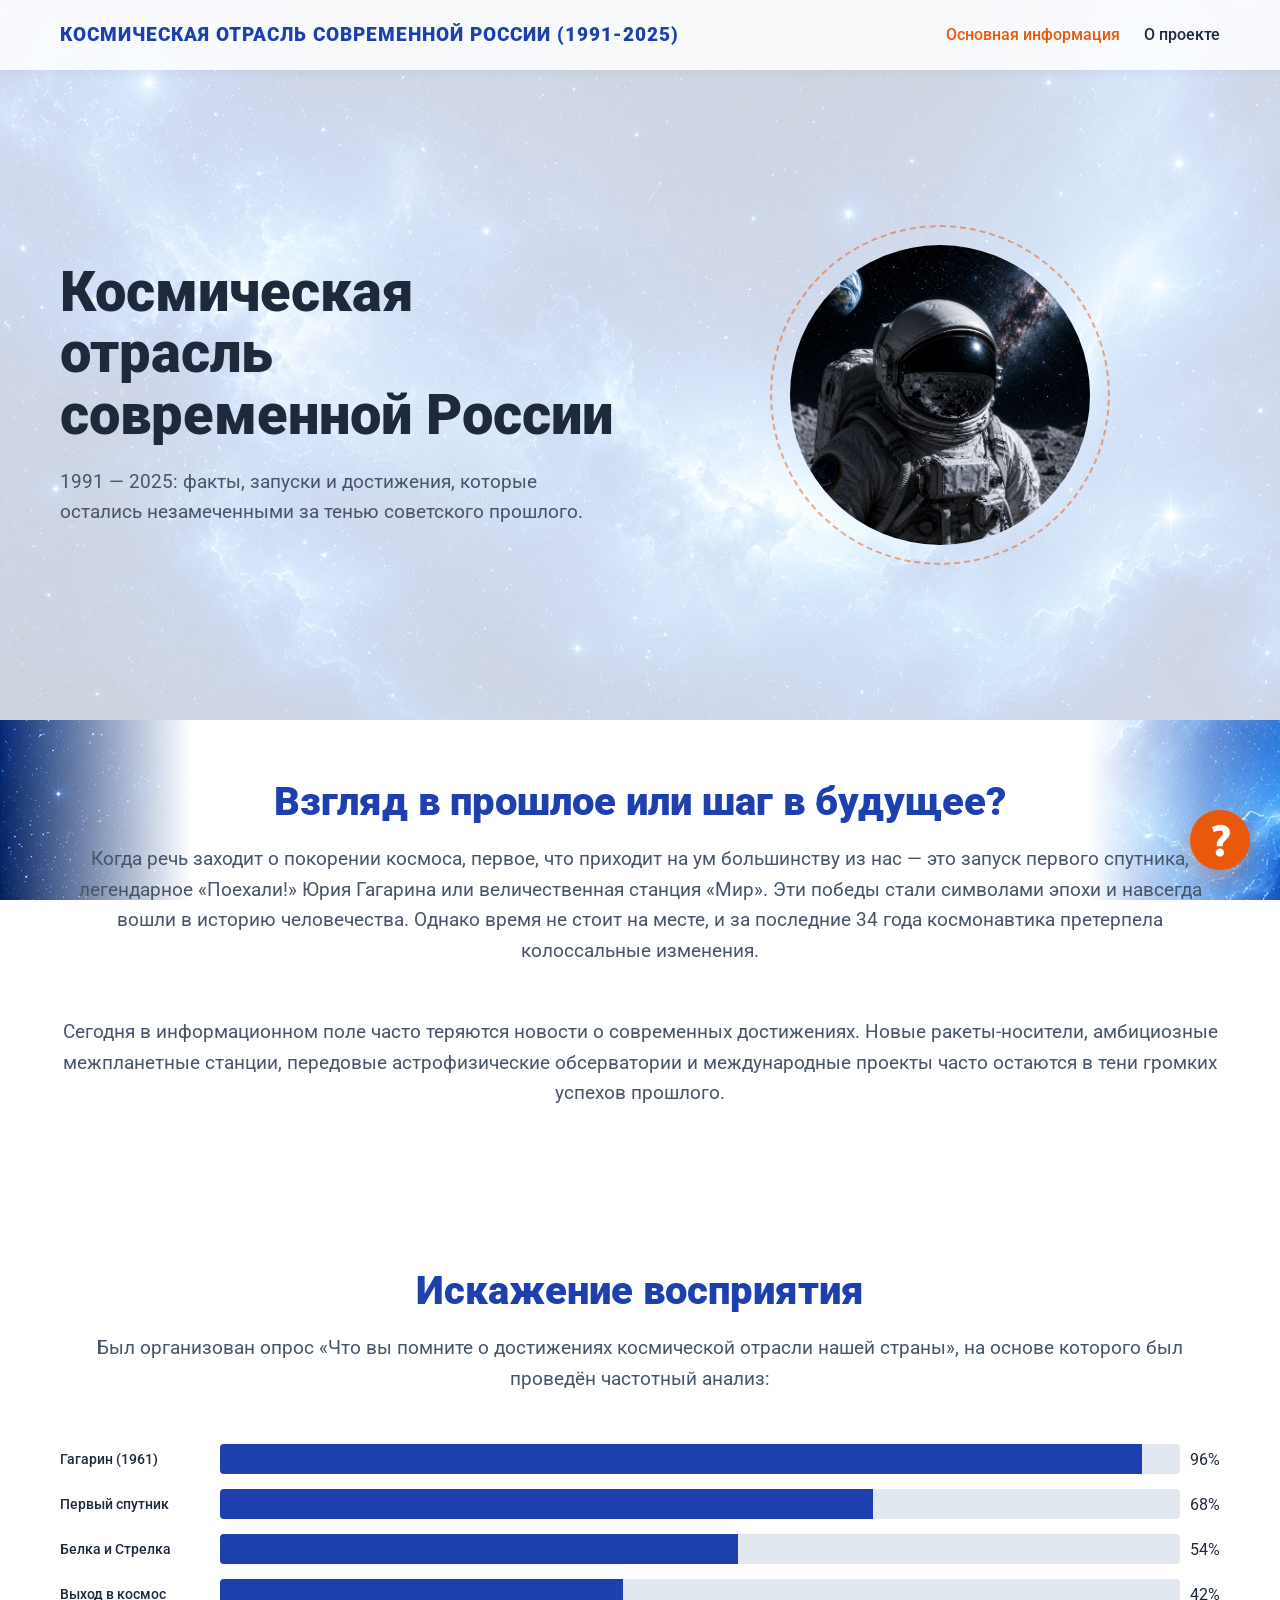
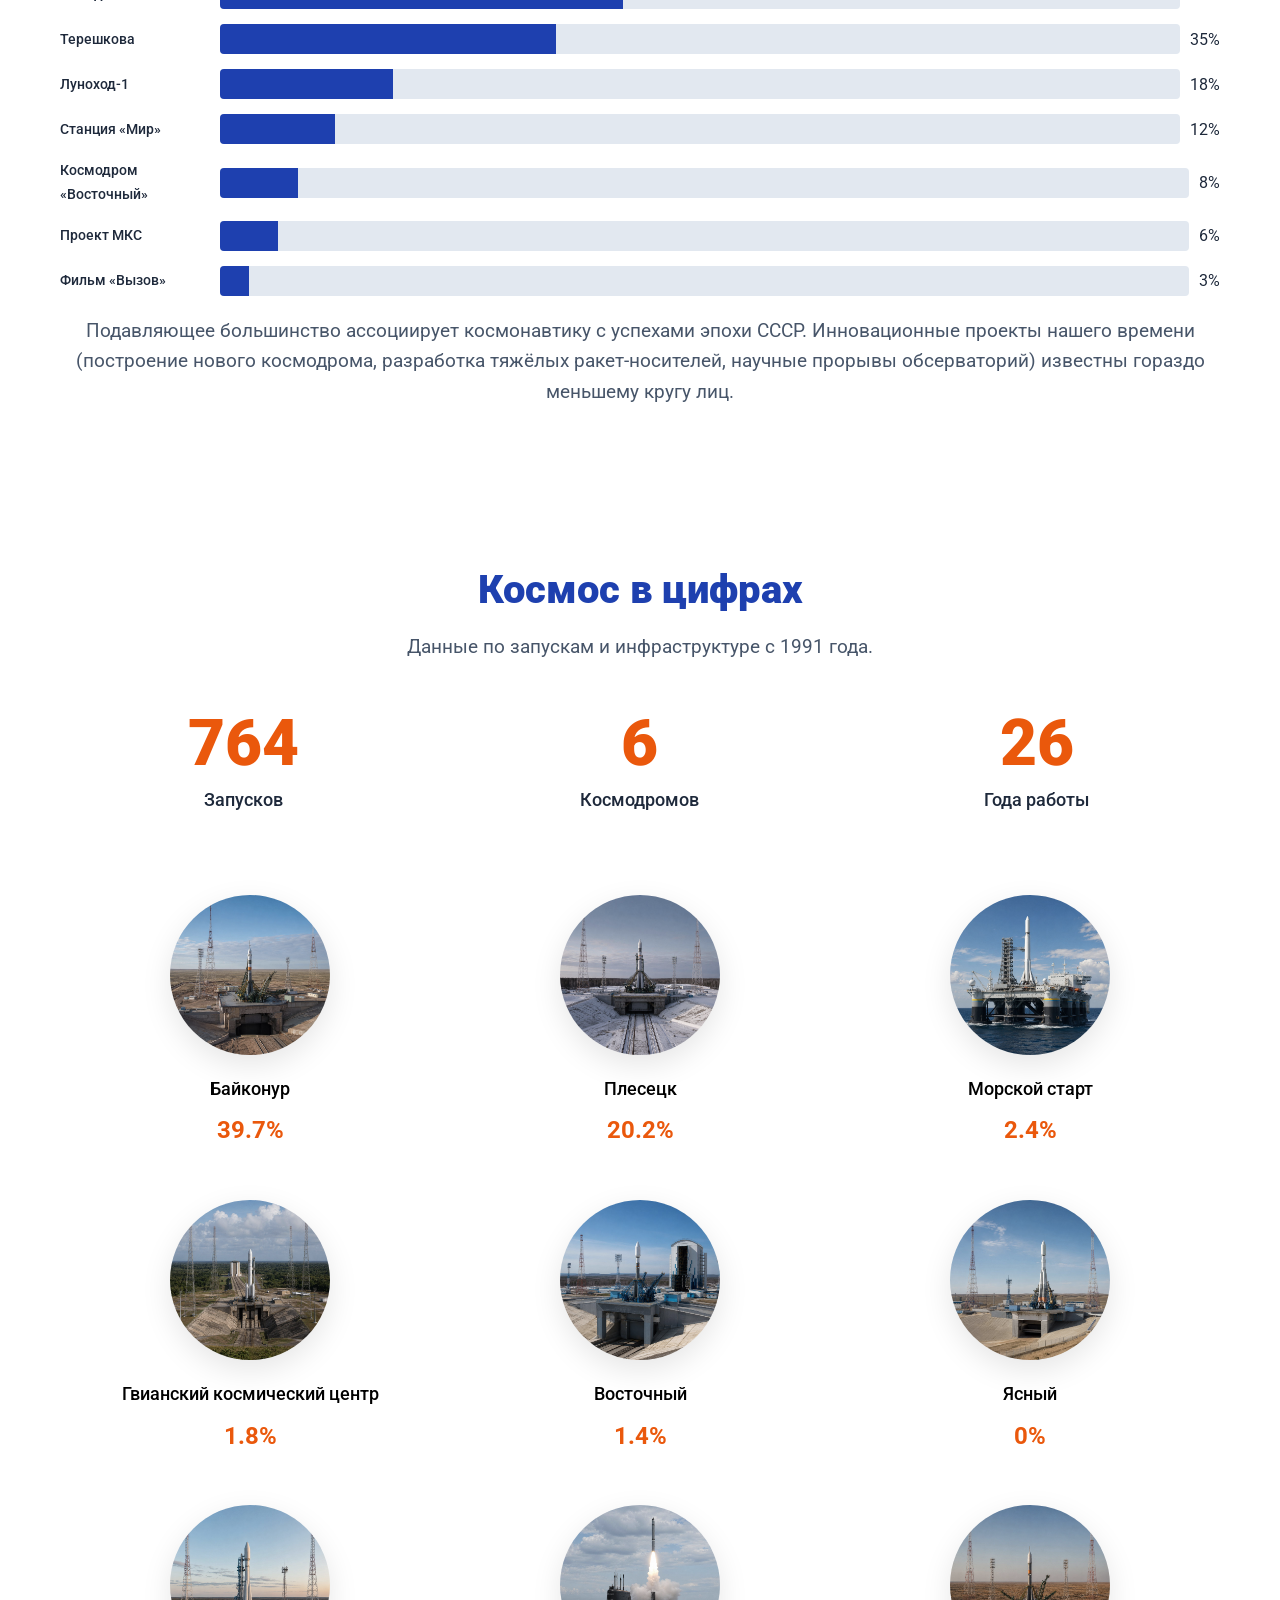
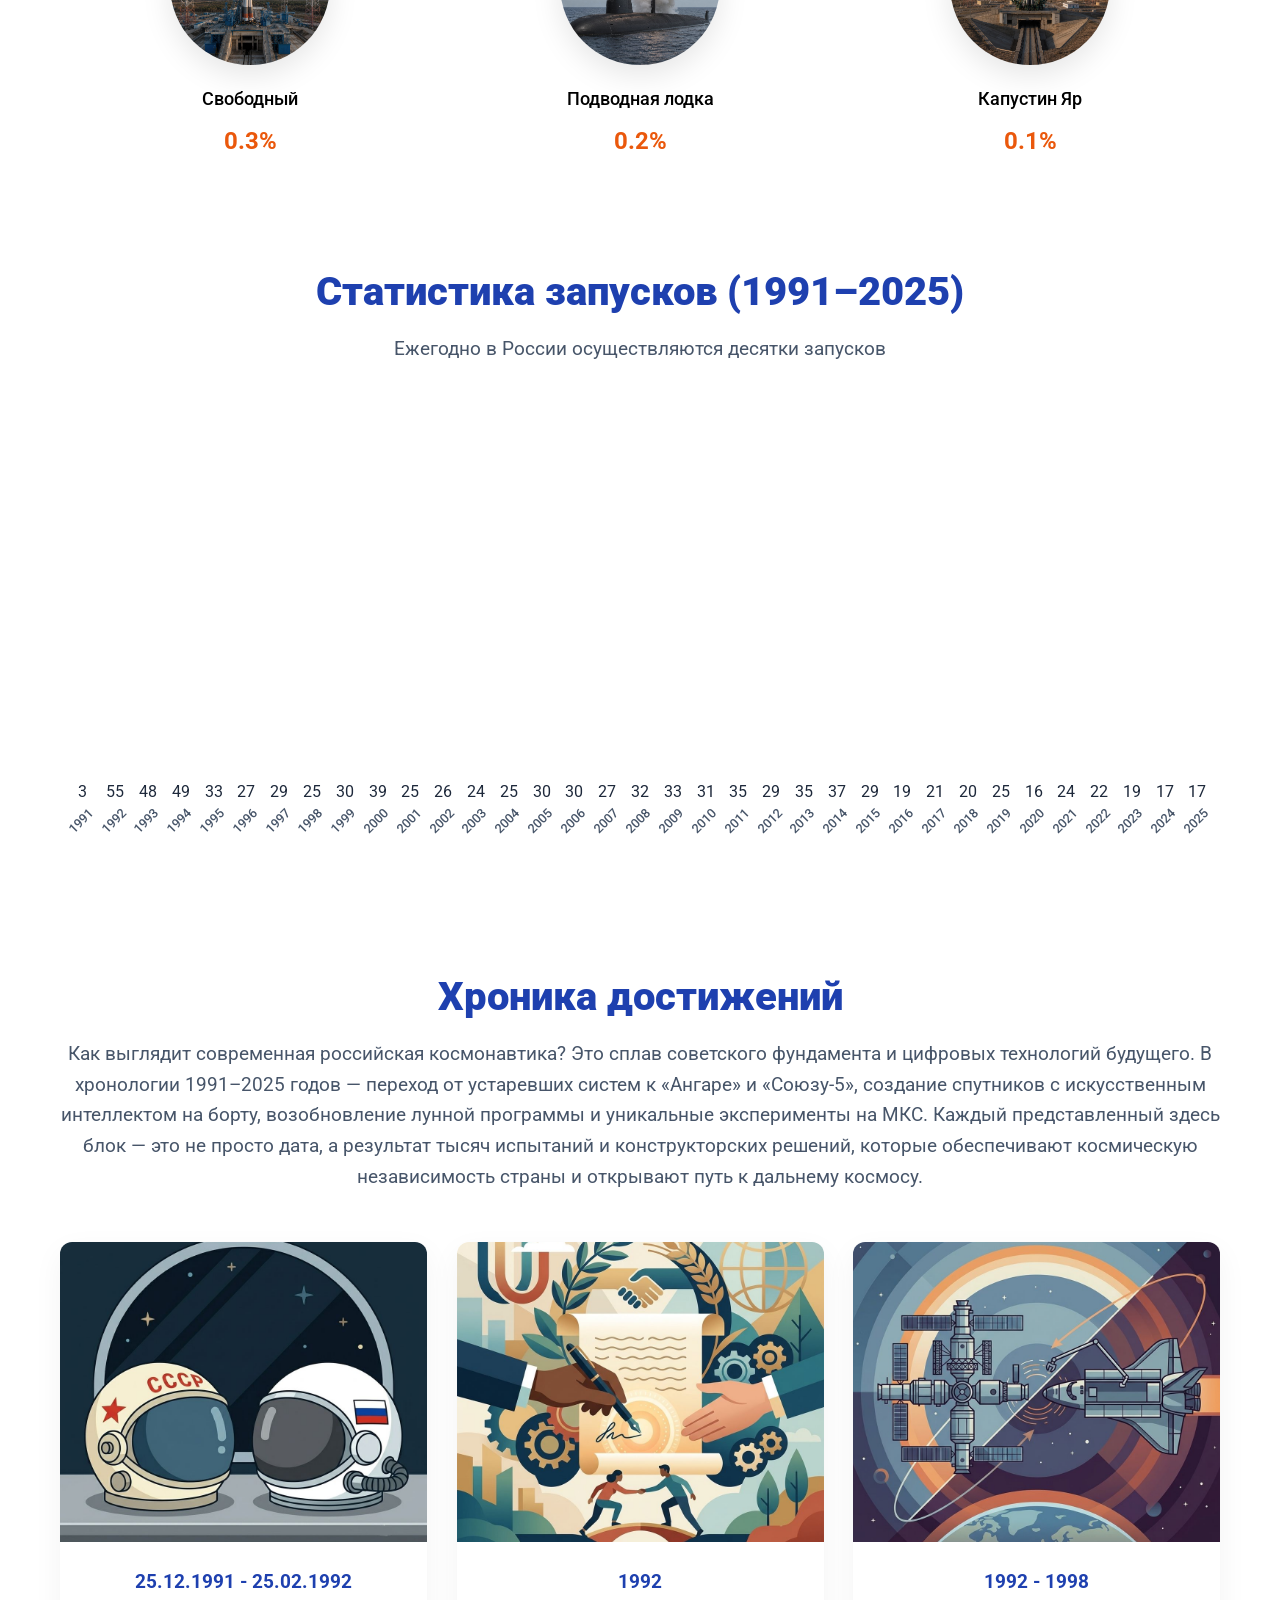
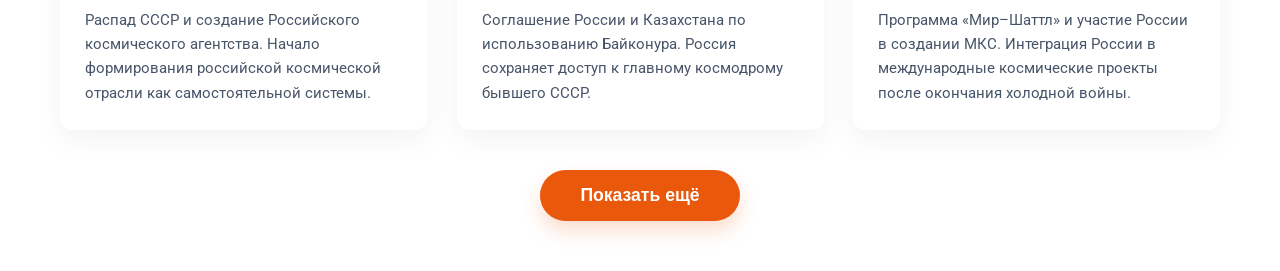
<file: index.html>
<!DOCTYPE html>
<html lang="ru">
<head>
    <meta charset="UTF-8">
    <meta name="viewport" content="width=device-width, initial-scale=1.0">
    <title>Россия в космосе (1991-2025)</title>
    <link href="https://fonts.googleapis.com/css2?family=Roboto:wght@400;500;700;900&display=swap" rel="stylesheet">
    <link rel="stylesheet" href="style.css">
	<link rel="icon" type="image/png" href="images/Fav.png">
</head>

<div id="modal" class="modal">
    <div class="modal-content">
        <span class="close-modal">&times;</span>
        <div id="modal-img" class="modal-img"></div>
        <h2 id="modal-title" style="text-align: center; margin-bottom: 15px;"></h2>
        <p id="modal-text" style="line-height: 1.6; color: #475569;"></p>
    </div>
</div>
<body>

    <header class="header">
        <div class="container header-inner">
            <a href="index.html" class="logo">Космическая отрасль современной России (1991-2025)</a>
            <nav class="nav">
                <a href="index.html" class="active">Основная информация</a>
                <a href="about.html">О проекте</a>
            </nav>
        </div>
    </header>

    <section class="hero">
        <div class="container hero-content">
            <div class="hero-text t-animate" data-animate="fade-in-up">
                <h1>Космическая отрасль современной России</h1>
                <p>1991 — 2025: факты, запуски и достижения, которые остались незамеченными за тенью советского прошлого.</p>
            </div>
            <div class="hero-visual t-animate" data-animate="zoom-in">
    <div class="floating-object">
    <div class="slideshow-mask" id="slideshow">
        <div class="slide active" style="background-image: url('images/1.jpg')"></div>
        <div class="slide" style="background-image: url('images/2.jpg')"></div>
        <div class="slide" style="background-image: url('images/3.jpg')"></div>
    </div>
</div>
</div>
        </div>
    </section>

	<section class="section">
    <div class="container">
        <h2 class="section-title">Взгляд в прошлое или шаг в будущее?</h2>
        <p class="section-subtitle t-animate" data-animate="fade-in-up">
            Когда речь заходит о покорении космоса, первое, что приходит на ум большинству из нас — это запуск первого спутника, легендарное «Поехали!» Юрия Гагарина или величественная станция «Мир». Эти победы стали символами эпохи и навсегда вошли в историю человечества. Однако время не стоит на месте, и за последние 34 года космонавтика претерпела колоссальные изменения.
            </p>
        <p p class="section-subtitle t-animate" data-animate="fade-in-up">
Сегодня в информационном поле часто теряются новости о современных достижениях. Новые ракеты-носители, амбициозные межпланетные станции, передовые астрофизические обсерватории и международные проекты часто остаются в тени громких успехов прошлого.
        </p>
    </div>
</section>
	
	<section class="section" id="stats-section">
    <div class="container">
        <h2 class="section-title">Искажение восприятия</h2>
        <p class="section-subtitle">Был организован опрос «Что вы помните о достижениях космической отрасли нашей страны», на основе которого был проведён частотный анализ:</p>
        
        <div class="chart-container" id="chart">
            </div>
            <p class="section-subtitle" style="margin-top:20px">Подавляющее большинство ассоциирует космонавтику с успехами эпохи СССР. Инновационные проекты нашего времени (построение нового космодрома, разработка тяжёлых ракет-носителей, научные прорывы обсерваторий) известны гораздо меньшему кругу лиц.</p>
    </div>
</section>


<section class="section">
        <div class="container">
            <h2 class="section-title t-animate" data-animate="fade-in-up">Космос в цифрах</h2>
            <p class="section-subtitle t-animate" data-animate="fade-in-up">Данные по запускам и инфраструктуре с 1991 года.</p>
            
            <div class="stats-grid">
                <div class="stat-item t-animate" data-animate="fade-in-up">
                    <div class="stat-number" data-target="988">0</div>
                    <div class="stat-label">Запусков</div>
                </div>
                <div class="stat-item t-animate" data-animate="fade-in-up" style="transition-delay: 0.1s;">
                    <div class="stat-number" data-target="9">0</div>
                    <div class="stat-label">Космодромов</div>
                </div>
                <div class="stat-item t-animate" data-animate="fade-in-up" style="transition-delay: 0.2s;">
                    <div class="stat-number" data-target="34">0</div>
                    <div class="stat-label">Года работы</div>
                </div>
            </div>     
            
            
         
            <div class="spaceports-grid">
            
                <div class="spaceport-item t-animate" data-animate="fade-in-up" style="transition-delay: 0.1s;">
                    <div class="spaceport-circle">
                        <img src="images/б.jpg" alt="Байконур" class="spaceport-img">
                    </div>
                    <h3 class="spaceport-name">Байконур</h3>
                    <div class="spaceport-percentage" data-target="59.3">0%</div>
                </div>
                            
                <div class="spaceport-item t-animate" data-animate="fade-in-up" style="transition-delay: 0.2s;">
                    <div class="spaceport-circle">
                        <img src="images/п.jpg" alt="Плесецк" class="spaceport-img">
                    </div>
                    <h3 class="spaceport-name">Плесецк</h3>
                    <div class="spaceport-percentage" data-target="30.2">0%</div>
                </div>


		<div class="spaceport-item t-animate" data-animate="fade-in-up" style="transition-delay: 0.3s;">
                    <div class="spaceport-circle">
                        <img src="images/пп.jpg" alt="Морской старт" class="spaceport-img">
                    </div>
                    <h3 class="spaceport-name">Морской старт</h3>
                    <div class="spaceport-percentage" data-target="3.6
                    ">0%</div>
                </div>


                <div class="spaceport-item t-animate" data-animate="fade-in-up" style="transition-delay: 0.1s;">
                    <div class="spaceport-circle">
                        <img src="images/гкц.jpg" alt="Куру" class="spaceport-img">
                    </div>
                    <h3 class="spaceport-name">Гвианский космический центр</h3>
                    <div class="spaceport-percentage" data-target="2.7">0%</div>
                </div>		

                <div class="spaceport-item t-animate" data-animate="fade-in-up" style="transition-delay: 0.2s;">
                    <div class="spaceport-circle">
                        <img src="images/в.jpg" alt="Восточный" class="spaceport-img">
                    </div>
                    <h3 class="spaceport-name">Восточный</h3>
                    <div class="spaceport-percentage" data-target="2.1">0%</div>
                </div>

                <div class="spaceport-item t-animate" data-animate="fade-in-up" style="transition-delay: 0.3s;">
                    <div class="spaceport-circle">
                        <img src="images/я.jpg" alt="Ясный" class="spaceport-img">
                    </div>
                    <h3 class="spaceport-name">Ясный</h3>
                    <div class="spaceport-percentage" data-target="1">0%</div>
                </div>

                <div class="spaceport-item t-animate" data-animate="fade-in-up" style="transition-delay: 0.1s;">
                    <div class="spaceport-circle">
                        <img src="images/с.jpg" alt="Свободный" class="spaceport-img">
                    </div>
                    <h3 class="spaceport-name">Свободный</h3>
                    <div class="spaceport-percentage" data-target="0.5">0%</div>
                </div>
             
                <div class="spaceport-item t-animate" data-animate="fade-in-up" style="transition-delay: 0.2s;">
                    <div class="spaceport-circle">
                        <img src="images/пл.jpg" alt="Подводная лодка" class="spaceport-img">
                    </div>
                    <h3 class="spaceport-name">Подводная лодка</h3>
                    <div class="spaceport-percentage" data-target="0.3">0%</div>
                </div>

                <div class="spaceport-item t-animate" data-animate="fade-in-up" style="transition-delay: 0.3s;">
                    <div class="spaceport-circle">
                        <img src="images/к.jpg" alt="Капустин Яр" class="spaceport-img">
                    </div>
                    <h3 class="spaceport-name">Капустин Яр</h3>
                    <div class="spaceport-percentage" data-target="0.2">0%</div>
                </div>
            </div>
             
            
                   
    </section>
    
    <section class="section">
    <div class="container">
        <h2 class="section-title t-animate" data-animate="fade-in-up">Статистика запусков (1991–2025)</h2>
		<p class="section-subtitle">Ежегодно в России осуществляются десятки запусков</p>
        <div id="launches-chart" class="histogram-vertical"></div>
    </div>
</section>
	
    <section class="section">
        <div class="container">
            <h2 class="section-title t-animate" data-animate="fade-in-up">Хроника достижений</h2>
            <p class="section-subtitle t-animate" data-animate="fade-in-up">Как выглядит современная российская космонавтика? Это сплав советского фундамента и цифровых технологий будущего. В хронологии 1991–2025 годов — переход от устаревших систем к «Ангаре» и «Союзу-5», создание спутников с искусственным интеллектом на борту, возобновление лунной программы и уникальные эксперименты на МКС. Каждый представленный здесь блок — это не просто дата, а результат тысяч испытаний и конструкторских решений, которые обеспечивают космическую независимость страны и открывают путь к дальнему космосу.
</p>
            
            <div class="cards-grid" id="events-grid"></div>

            <div class="btn-center t-animate" data-animate="fade-in-up">
                <button id="load-more-btn" class="btn btn-primary">Показать ещё</button>
            </div>
        </div>
    </section>

    <div class="fact-widget-container">
        <div class="fact-popup" id="fact-popup">
            <div class="fact-popup-header">
                <span>А вы знали?</span>
                <button class="close-fact" id="close-fact">×</button>
            </div>
            <div class="fact-popup-body" id="fact-text">Загрузка...</div>
        </div>
        <button class="fact-trigger-btn" id="fact-trigger-btn">
            <img src="images/question.png" alt="Интересный факт" style="width: 35px; height: 35px;">
        </button>
    </div>

    <script src="script.js"></script>
</body>
</html>
</file>
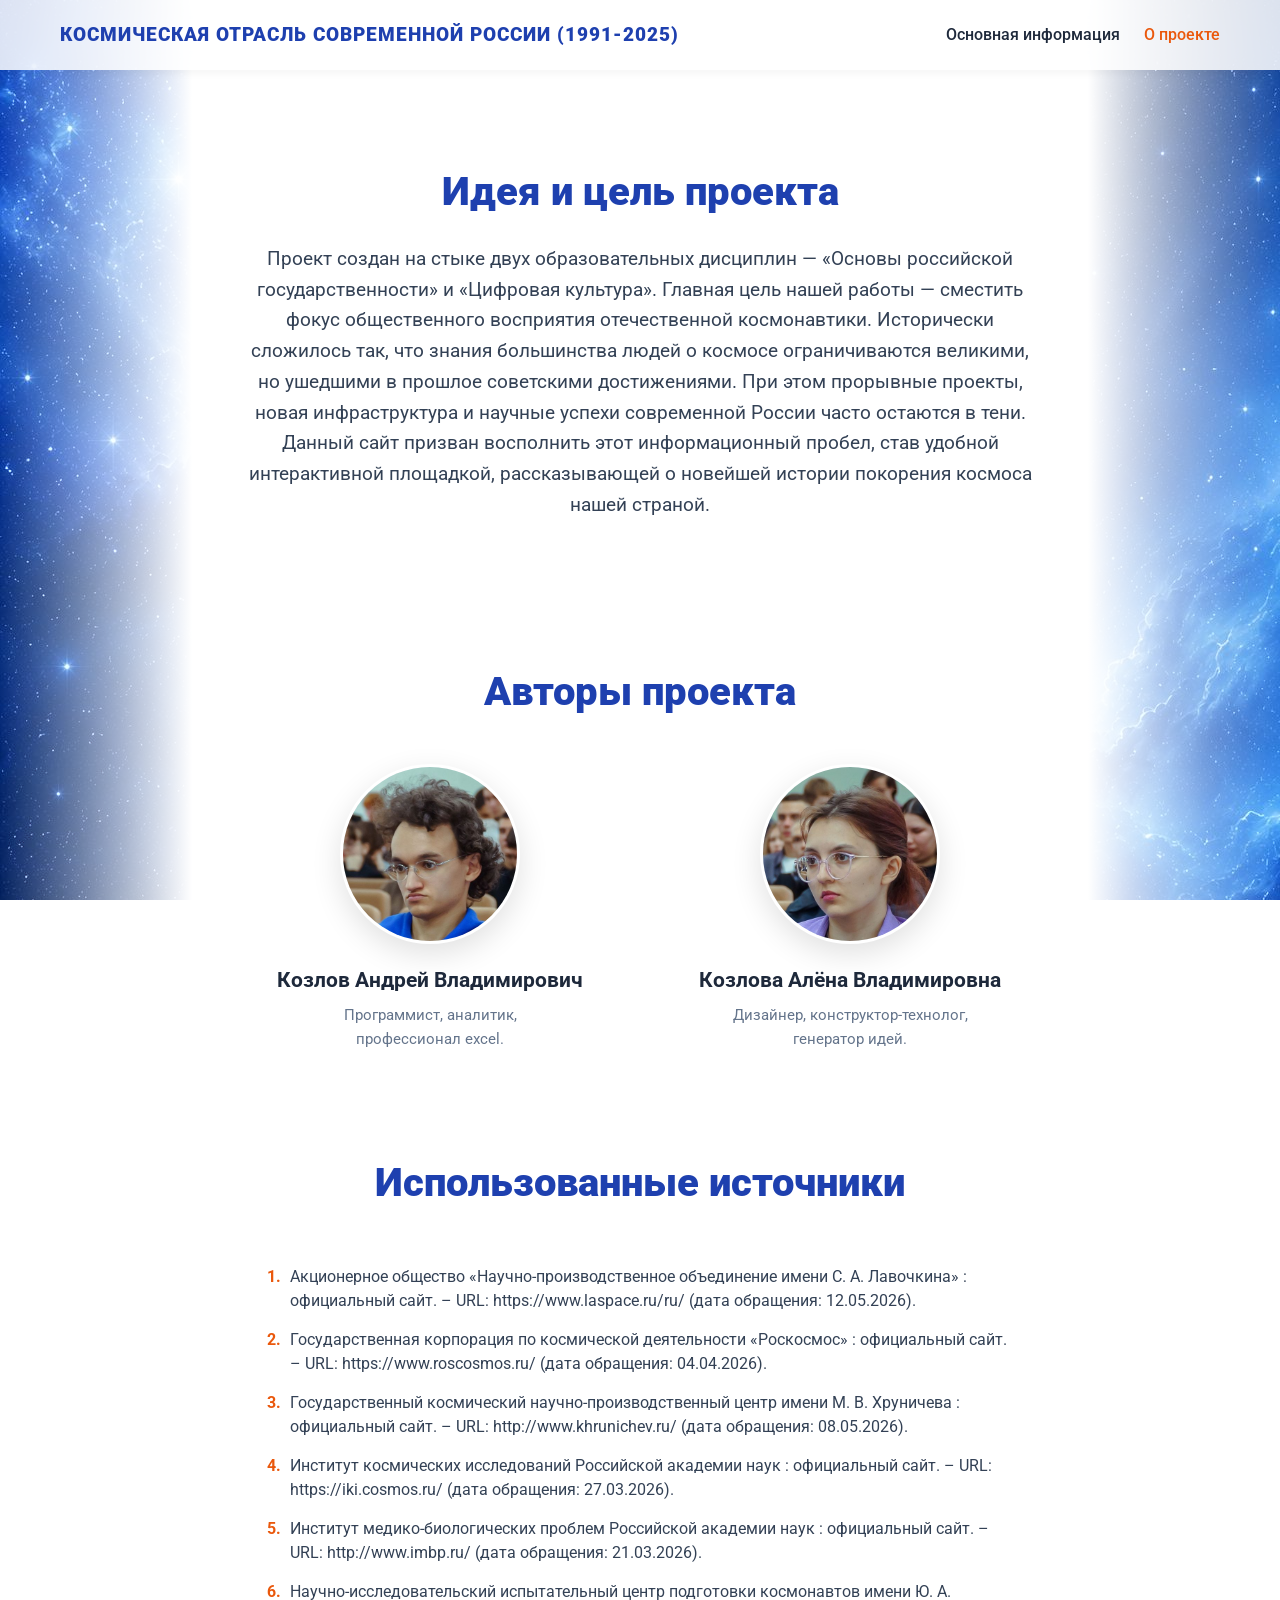
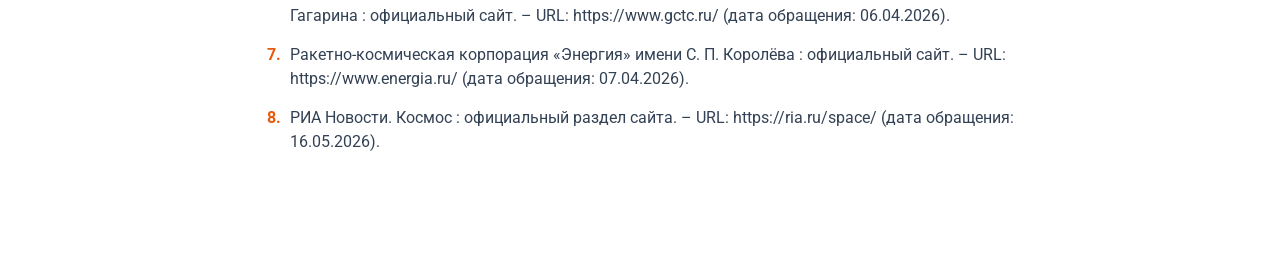
<file: about.html>
<!DOCTYPE html>
<html lang="ru">
<head>
    <meta charset="UTF-8">
    <meta name="viewport" content="width=device-width, initial-scale=1.0">
    <title>О проекте - Россия в космосе</title>
    <link href="https://fonts.googleapis.com/css2?family=Roboto:wght@400;500;700;900&display=swap" rel="stylesheet">
    <link rel="stylesheet" href="style.css">
    <link rel="icon" type="image/png" href="images/Fav.png">
</head>
<body>

    <header class="header">
        <div class="container header-inner">
            <a href="index.html" class="logo">Космическая отрасль современной России (1991-2025)</a>
            <nav class="nav">
                <a href="index.html">Основная информация</a>
                <a href="about.html" class="active">О проекте</a>
            </nav>
        </div>
    </header>

    <section class="section" style="padding-top: 120px;">
        <div class="container">
            <div style="padding: 40px; border-radius: 20px; text-align: center;">
                <h1 class="section-title t-animate" data-animate="fade-in-up" style="margin-bottom: 20px;">Идея и цель проекта</h1>
                <p class="section-subtitle t-animate" data-animate="fade-in-up" style="max-width: 800px; margin: 0 auto; color: #334155;">
                    Проект создан на стыке двух образовательных дисциплин — «Основы российской государственности» и «Цифровая культура». 
                    Главная цель нашей работы — сместить фокус общественного восприятия отечественной космонавтики. Исторически сложилось так, 
                    что знания большинства людей о космосе ограничиваются великими, но ушедшими в прошлое советскими достижениями. При этом 
                    прорывные проекты, новая инфраструктура и научные успехи современной России часто остаются в тени. Данный сайт призван 
                    восполнить этот информационный пробел, став удобной интерактивной площадкой, рассказывающей о новейшей истории покорения космоса нашей страной.
                </p>
            </div>
        </div>
    </section>

    <section class="section">
        <div class="container">
            <h2 class="section-title t-animate" data-animate="fade-in-up">Авторы проекта</h2>
            
            <div class="authors-grid">
                <div class="author-item t-animate" data-animate="fade-in-up" style="transition-delay: 0.1s;">
                    <div class="author-avatar">
                        <img src="images/Андрей.jpg" alt="Козлов Андрей Владимирович">
                    </div>
                    <h3 class="author-name">Козлов Андрей Владимирович</h3>
                    <p class="author-role">Программист, аналитик, профессионал excel.</p>
                </div>
                
                <div class="author-item t-animate" data-animate="fade-in-up" style="transition-delay: 0.2s;">
                    <div class="author-avatar">
                        <img src="images/Алёна.jpg" alt="Козлова Алёна Владимировна">
                    </div>
                    <h3 class="author-name">Козлова Алёна Владимировна</h3>
                    <p class="author-role">Дизайнер, конструктор-технолог, генератор идей.</p>
                </div>
            </div>
        </div>
    </section>

    <section class="section">
        <div class="container">
            <h2 class="section-title t-animate" data-animate="fade-in-up">Использованные источники</h2>            
            <div class="sources-container t-animate" data-animate="fade-in-up" style="transition-delay: 0.2s; background: none !important; box-shadow: none !important;">
                <ol class="sources-list">
                    <li>Акционерное общество «Научно-производственное объединение имени С. А. Лавочкина» : официальный сайт. – URL: https://www.laspace.ru/ru/ (дата обращения: 12.05.2026).</li>
                    <li>Государственная корпорация по космической деятельности «Роскосмос» : официальный сайт. – URL: https://www.roscosmos.ru/ (дата обращения: 04.04.2026).</li>
                    <li>Государственный космический научно-производственный центр имени М. В. Хруничева : официальный сайт. – URL: http://www.khrunichev.ru/ (дата обращения: 08.05.2026).</li>
                    <li>Институт космических исследований Российской академии наук : официальный сайт. – URL: https://iki.cosmos.ru/ (дата обращения: 27.03.2026).</li>
                    <li>Институт медико-биологических проблем Российской академии наук : официальный сайт. – URL: http://www.imbp.ru/ (дата обращения: 21.03.2026).</li>
                    <li>Научно-исследовательский испытательный центр подготовки космонавтов имени Ю. А. Гагарина : официальный сайт. – URL: https://www.gctc.ru/ (дата обращения: 06.04.2026).</li>
                    <li>Ракетно-космическая корпорация «Энергия» имени С. П. Королёва : официальный сайт. – URL: https://www.energia.ru/ (дата обращения: 07.04.2026).</li>
                    <li>РИА Новости. Космос : официальный раздел сайта. – URL: https://ria.ru/space/ (дата обращения: 16.05.2026).</li>
                </ol>
            </div>
        </div>
    </section>


    <script src="about.js"></script>
</body>
</html>
</file>
<file: style.css>
:root {
    --color-text: #1E293B;
    /* Изменили на глубокий синий для ассоциации с космосом */
    --color-accent-blue: #1E40AF; 
    /* Оранжевый оставляем для контрастных акцентов */
    --color-accent-orange: #EA580C;
    --font-main: 'Roboto', sans-serif;
    --color-dark-blue: #0F172A
}

* {
    margin: 0;
    padding: 0;
    box-sizing: border-box;
}

body {
    font-family: var(--font-main);
    color: var(--color-text);
    /* Тот самый линейный градиент */
    background: linear-gradient(90deg, rgba(255, 255, 255, 0) 0%, #FFFFFF 15%, #FFFFFF 85%, rgba(255, 255, 255, 0) 100%), url('images/space.jpg');
    background-attachment: fixed;
    line-height: 1.6;
    overflow-x: hidden;
    min-height: 100vh;
    display: flex;
    flex-direction: column;
}

.container {
    max-width: 1200px;
    margin: 0 auto;
    padding: 0 20px;
}

.modal {
    display: none; 
    position: fixed; 
    top: 0; left: 0; 
    width: 100%; height: 100%;
    background: rgba(0, 0, 0, 0.7);
    z-index: 1000;
    justify-content: center;
    align-items: center;
    padding: 20px;
}

.modal-content {
    background: white;
    padding: 40px;
    border-radius: 20px;
    max-width: 600px; /* Фиксированная ширина */
    width: 100%;
    position: relative;
    max-height: 90vh;
    overflow-y: auto; /* Прокрутка, если текст длинный */
}

.modal-img {
    width: 100%;
    aspect-ratio: 1 / 1; /* Всегда квадрат */
    background-size: cover;
    background-position: center;
    border-radius: 10px;
    margin-bottom: 20px;
}

.close-modal {
    position: absolute;
    top: 20px; right: 20px;
    font-size: 2rem;
    cursor: pointer;
    color: #333;
}

/* Контейнер для сетки космодромов */
.spaceports-grid {
    display: grid;
    grid-template-columns: repeat(3, 1fr);
    gap: 50px 30px;
    margin-top: 80px; /* Отступ от верхних цифр */
    padding: 0 10px;
}

/* Элемент космодрома */
.spaceport-item {
    display: flex;
    flex-direction: column;
    align-items: center;
    text-align: center;
}

/* Круглая обертка для изображения */
.spaceport-circle {
    width: 160px;
    height: 160px;
    border-radius: 50%;
    overflow: hidden;
    margin-bottom: 20px;
    box-shadow: 0 10px 30px rgba(0, 0, 0, 0.1); /* Легкая тень в стиле Tilda */
    background-color: #f5f5f5;
    transition: transform 0.3s ease;
}

/* Эффект при наведении на элемент */
.spaceport-item:hover .spaceport-circle {
    transform: translateY(-5px);
}

/* Само изображение внутри круга */
.spaceport-img {
    width: 100%;
    height: 100%;
    object-fit: cover; /* Картинка заполнит круг без деформации */
    filter: grayscale(20%); /* Слегка приглушим тона для стиля */
    transition: filter 0.3s ease;
}

.spaceport-item:hover .spaceport-img {
    filter: grayscale(0%);
}

/* Название космодрома */
.spaceport-name {
    font-size: 18px;
    font-weight: 500;
    color: #000000;
    margin: 0 0 8px 0;
    font-family: inherit;
}

/* Процент запусков */
.spaceport-percentage {
    font-size: 24px;
    font-weight: 700;
    color: #EA580C; /* Можно выбрать акцентный цвет вашего сайта */
    font-family: inherit;
}

/* Адаптивность */
@media (max-width: 960px) {
    .spaceports-grid {
        grid-template-columns: repeat(2, 1fr);
        gap: 40px 20px;
        margin-top: 60px;
    }
    .spaceport-circle {
        width: 140px;
        height: 140px;
    }
}

@media (max-width: 568px) {
    .spaceports-grid {
        grid-template-columns: 1fr;
        gap: 40px;
        margin-top: 50px;
    }
}



/* Навигация */
.header {
    position: fixed;
    top: 0; width: 100%;
    background: rgba(255, 255, 255, 0.85);
    backdrop-filter: blur(12px);
    box-shadow: 0 2px 10px rgba(0,0,0,0.05);
    z-index: 100;
}
.header-inner {
    display: flex;
    justify-content: space-between;
    align-items: center;
    height: 70px;
}
.logo {
    font-weight: 900;
    font-size: 1.2rem;
    color: var(--color-accent-blue);
    text-transform: uppercase;
    letter-spacing: 1px;
    text-decoration: none;
}
.nav a {
    text-decoration: none;
    color: var(--color-text);
    margin-left: 20px;
    font-weight: 500;
    transition: color 0.2s;
}
.nav a:hover, .nav a.active { color: var(--color-accent-orange); }

/* Секции */
.section { 
    padding: 50px 0; 
    flex: 1;
}
.bg-glass { 
    /* Эффект матового стекла для выделения блоков на фоне градиента */
    background-color: rgba(255, 255, 255, 0.6); 
    backdrop-filter: blur(5px);
    border-top: 1px solid rgba(255, 255, 255, 0.8);
    border-bottom: 1px solid rgba(255, 255, 255, 0.8);
}
.section-title {
    font-size: 2.5rem;
    font-weight: 900;
    text-align: center;
    margin-bottom: 10px;
    color: var(--color-accent-blue);
}
.section-subtitle {
    text-align: center;
    font-size: 1.2rem;
    margin-bottom: 50px;
    color: #475569;
}

.events-section {
    background: linear-gradient(90deg, var(--color-dark-blue) 0%, #F8FAFC 15%, #F8FAFC 85%, var(--color-dark-blue) 100%);
}

.chart-container {
    display: flex;
    flex-direction: column;
    gap: 15px;
    margin-top: 40px;
}

.bar-wrapper {
    display: flex;
    align-items: center;
    gap: 10px;
}

.bar-label { width: 150px; font-size: 0.9rem; font-weight: 500; }

.bar-bg {
    flex-grow: 1;
    height: 30px;
    background: #e2e8f0;
    border-radius: 4px;
    overflow: hidden;
}

.bar-fill {
    height: 100%;
    background: var(--color-accent-blue);
    width: 0; /* Начальное состояние */
    transition: width 1.5s ease-out;
}

/* Обложка (Hero) */
.hero {
    min-height: 80vh;
    display: flex;
    align-items: center;
    padding-top: 70px;
    background: linear-gradient(rgba(255,255,255,0.8), rgba(255,255,255,0.8)), url('images/space.jpg');
    background-size: cover;
    background-position: center;
}
.hero-content {
    display: flex;
    align-items: center;
    justify-content: space-between;
    width: 100%;
}
.hero-text { flex: 1; padding-right: 40px; }
.hero-text h1 {
    font-size: 3.5rem;
    font-weight: 900;
    line-height: 1.1;
    margin-bottom: 20px;
}
.hero-text p { font-size: 1.2rem; color: #475569; }
.hero-visual {
    flex: 1;
    display: flex;
    justify-content: center;
    align-items: center;
}
.floating-object {
    width: 300px;
    height: 300px;
    position: relative; /* Для позиционирования рамки */
    animation: float 6s ease-in-out infinite;
}

/* Рамка теперь принадлежит .floating-object и НЕ обрезается */
.floating-object::after {
    content: ''; 
    position: absolute;
    top: -20px; left: -20px; right: -20px; bottom: -20px;
    border: 2px dashed rgba(234, 88, 12, 0.5);
    border-radius: 50%;
    animation: spin 20s linear infinite;
    pointer-events: none;
}

/* Контейнер для слайдов, который делает "круг" */
.slideshow-mask {
    width: 100%;
    height: 100%;
    border-radius: 50%;
    overflow: hidden; /* Обрезает слайды по кругу */
    position: relative;
}

.slide {
    position: absolute;
    top: 0; left: 0;
    width: 100%; height: 100%;
    background-size: cover;
    background-position: center;
    opacity: 0;
    transition: opacity 1s ease-in-out;
}

.slide.active {
    opacity: 1;
}

@keyframes float { 0% { transform: translateY(0); } 50% { transform: translateY(-20px); } 100% { transform: translateY(0); } }
@keyframes spin { 100% { transform: rotate(360deg); } }

/* Элементы контента */
.chart-placeholder, .infographic-placeholder {
    width: 100%; height: 300px;
    background-color: rgba(255, 255, 255, 0.8);
    border: 2px dashed #94A3B8;
    border-radius: 12px;
    display: flex; justify-content: center; align-items: center;
    color: #64748B; margin-bottom: 40px; text-align: center;
}

.stats-grid { display: grid; grid-template-columns: repeat(3, 1fr); gap: 30px; text-align: center; margin-bottom: 50px; }
.stat-number { font-size: 4rem; font-weight: 900; color: var(--color-accent-orange); line-height: 1; }
.stat-label { font-size: 1.1rem; font-weight: 500; margin-top: 10px; }

.cards-grid { display: grid; grid-template-columns: repeat(3, 1fr); gap: 30px; margin-bottom: 40px; }
.card {
    background: #FFFFFF;
    border-radius: 12px; overflow: hidden;
    box-shadow: 0 10px 30px rgba(0,0,0,0.05);
    transition: transform 0.4s cubic-bezier(0.175, 0.885, 0.32, 1.275), box-shadow 0.4s;
    will-change: transform;
    display: flex; flex-direction: column;
    cursor: pointer;
}
.card:hover {transform: translateY(-20px) !important; box-shadow: 0 20px 50px rgba(0,0,0,0.2); }
.card-img { height: 300px; background-color: #E2E8F0; background-size: cover; background-position: center; }
.card-body { padding: 25px; flex: 1; }
.card-title { text-align: center; font-size: 1.2rem; font-weight: 700; margin-bottom: 10px; color: var(--color-accent-blue); }
.card-text { font-size: 0.95rem; color: #475569; }

.about-grid { display: grid; grid-template-columns: 1fr 1fr; gap: 40px; background: rgba(255,255,255,0.8); padding: 40px; border-radius: 20px; box-shadow: 0 10px 30px rgba(0,0,0,0.03); }
.lit-list { padding-left: 20px; color: #475569; }
.lit-list li { margin-bottom: 10px; }

/* Кнопки */
.btn-center { text-align: center; }
.btn {
    padding: 15px 40px; font-size: 1.1rem; font-weight: 700;
    border: none; border-radius: 30px; cursor: pointer; transition: 0.3s;
}
.btn-primary { background-color: var(--color-accent-orange); color: white; box-shadow: 0 10px 20px rgba(234, 88, 12, 0.2); }
.btn-primary:hover { background-color: #C2410C; transform: translateY(-2px); }

/* Виджет (Знак вопроса) */
.fact-widget-container { position: fixed; bottom: 30px; right: 30px; z-index: 1000; display: flex; flex-direction: column; align-items: flex-end; }
.fact-trigger-btn {
    width: 60px; height: 60px; border-radius: 50%;
    background-color: var(--color-accent-orange); border: none; cursor: pointer;
    box-shadow: 0 10px 25px rgba(234, 88, 12, 0.3);
    display: flex; justify-content: center; align-items: center; transition: transform 0.3s;
}
.fact-trigger-btn:hover { transform: scale(1.1); }
.fact-trigger-btn svg { width: 35px; height: 35px; }
.fact-popup {
    background: white; width: 300px; border-radius: 12px;
    box-shadow: 0 15px 35px rgba(0,0,0,0.15); margin-bottom: 15px;
    opacity: 0; transform: translateY(20px) scale(0.9); pointer-events: none;
    transition: all 0.3s cubic-bezier(0.175, 0.885, 0.32, 1.275); transform-origin: bottom right;
}
.fact-popup.active { opacity: 1; transform: translateY(0) scale(1); pointer-events: auto; }
.fact-popup-header { background: var(--color-accent-blue); color: white; padding: 15px; font-weight: 700; display: flex; justify-content: space-between; align-items: center; border-radius: 12px 12px 0 0; }
.close-fact { background: none; border: none; color: white; font-size: 1.5rem; cursor: pointer; line-height: 1; }
.fact-popup-body { padding: 20px; font-size: 0.95rem; }

/* Анимации появления */
.t-animate { opacity: 0; transition: all 0.8s ease-out; }
.t-animate[data-animate="fade-in-up"] { transform: translateY(50px); }
.t-animate[data-animate="zoom-in"] { transform: scale(0.8); }
.t-animate_started { opacity: 1; transform: translateY(0) scale(1) !important; }

@media (max-width: 768px) {
    .hero-content { flex-direction: column; text-align: center; }
    .hero-text { padding-right: 0; margin-bottom: 40px; }
    .stats-grid, .cards-grid, .about-grid { grid-template-columns: 1fr; }
}


/* ==========================================================================
   ОБНОВЛЕННЫЕ СТИЛИ ДЛЯ ВЕРТИКАЛЬНОЙ ГИСТОГРАММЫ ЗАПУСКОВ
   ========================================================================== */

/* Контейнер для графика — делаем его флексбокс-рядом, чтобы столбцы росли снизу вверх */
#launches-chart {
    display: flex;
    align-items: flex-end; /* Столбцы выравниваются по нижней линии */
    justify-content: space-between;
    height: 450px; /* Увеличили высоту, чтобы столбцы стали выше и длиннее */
    padding: 20px 10px 60px 10px; /* Отступ снизу увеличен под наклоненный текст */
    background: transparent;
    gap: 8px; /* Визуально разделяем столбцы между собой */
}

/* Обертка для столбца и подписи года */
.launches-bar-wrapper {
    display: flex;
    flex-direction: column;
    align-items: center;
    justify-content: flex-end;
    height: 100%;
    flex: 1; /* Чтобы столбцы равномерно распределялись по ширине */
    position: relative;
}

/* Сам столбец */
.launches-bar {
    width: 100%;
    max-width: 18px; /* Ограничиваем максимальную ширину столбца */
    background: var(--color-accent-blue); /* Используем тот же синий цвет */
    border-radius: 8px 8px 0 0; /* Закругляем только верхние края */
    
    /* Анимация плавного появления высоты */
    height: 0; 
    transition: height 1.5s cubic-bezier(0.25, 1, 0.5, 1); 
}

/* Подпись года под столбцом */
.launches-year {
    position: absolute;
    bottom: -40px; /* Смещаем вниз под график */
    left: -25%;
    font-size: 0.8rem;
    font-weight: 500;
    color: #475569;
    
    /* Поворачиваем текст под наклоном (45 градусов), чтобы не сливался */
    transform: rotate(-45deg);
    transform-origin: left top;
    white-space: nowrap;
}

/* Убираем неуместную синюю полосу */
/* Скорее всего, она появлялась из-за border в классе .bg-glass или каком-то общем контейнере */
#launches-chart-section, 
.launches-chart-container {
    border-bottom: none !important;
    border-top: none !important;
    box-shadow: none !important;
}


/* ==========================================================================
   СТИЛИ ДЛЯ СТРАНИЦЫ "О ПРОЕКТЕ"
   ========================================================================== */

.authors-grid {
    display: grid;
    grid-template-columns: repeat(2, 1fr);
    gap: 40px;
    max-width: 800px;
    margin: 40px auto 0 auto;
}

.author-item {
    display: flex;
    flex-direction: column;
    align-items: center;
    text-align: center;
}

.author-avatar {
    width: 180px;
    height: 180px;
    border-radius: 50%;
    overflow: hidden;
    margin-bottom: 20px;
    box-shadow: 0 10px 30px rgba(0, 0, 0, 0.12);
    background-color: #F1F5F9;
    border: 3px solid white;
    transition: transform 0.3s ease;
}

.author-item:hover .author-avatar {
    transform: scale(1.04);
}

.author-avatar img {
    width: 100%;
    height: 100%;
    object-fit: cover;
}

.author-name {
    font-size: 1.3rem;
    font-weight: 700;
    color: var(--color-text);
    margin-bottom: 5px;
}

.author-role {
    font-size: 0.95rem;
    color: #64748B;
    max-width: 280px;
}

.sources-container {
    max-width: 850px;
    margin: 0 auto;
    background: #FFFFFF;
    padding: 40px 50px;
    border-radius: 16px;
    box-shadow: 0 10px 30px rgba(0, 0, 0, 0.03);
}

.sources-list {
    padding-left: 20px;
    color: var(--color-text);
}

.sources-list li {
    margin-bottom: 15px;
    font-size: 1rem;
    line-height: 1.5;
    color: #334155;
    padding-left: 5px;
}

.sources-list li::marker {
    font-weight: 700;
    color: var(--color-accent-orange);
}

@media (max-width: 640px) {
    .authors-grid {
        grid-template-columns: 1fr;
        gap: 40px;
    }
    .sources-container {
        padding: 30px 20px;
    }
}
</file>
